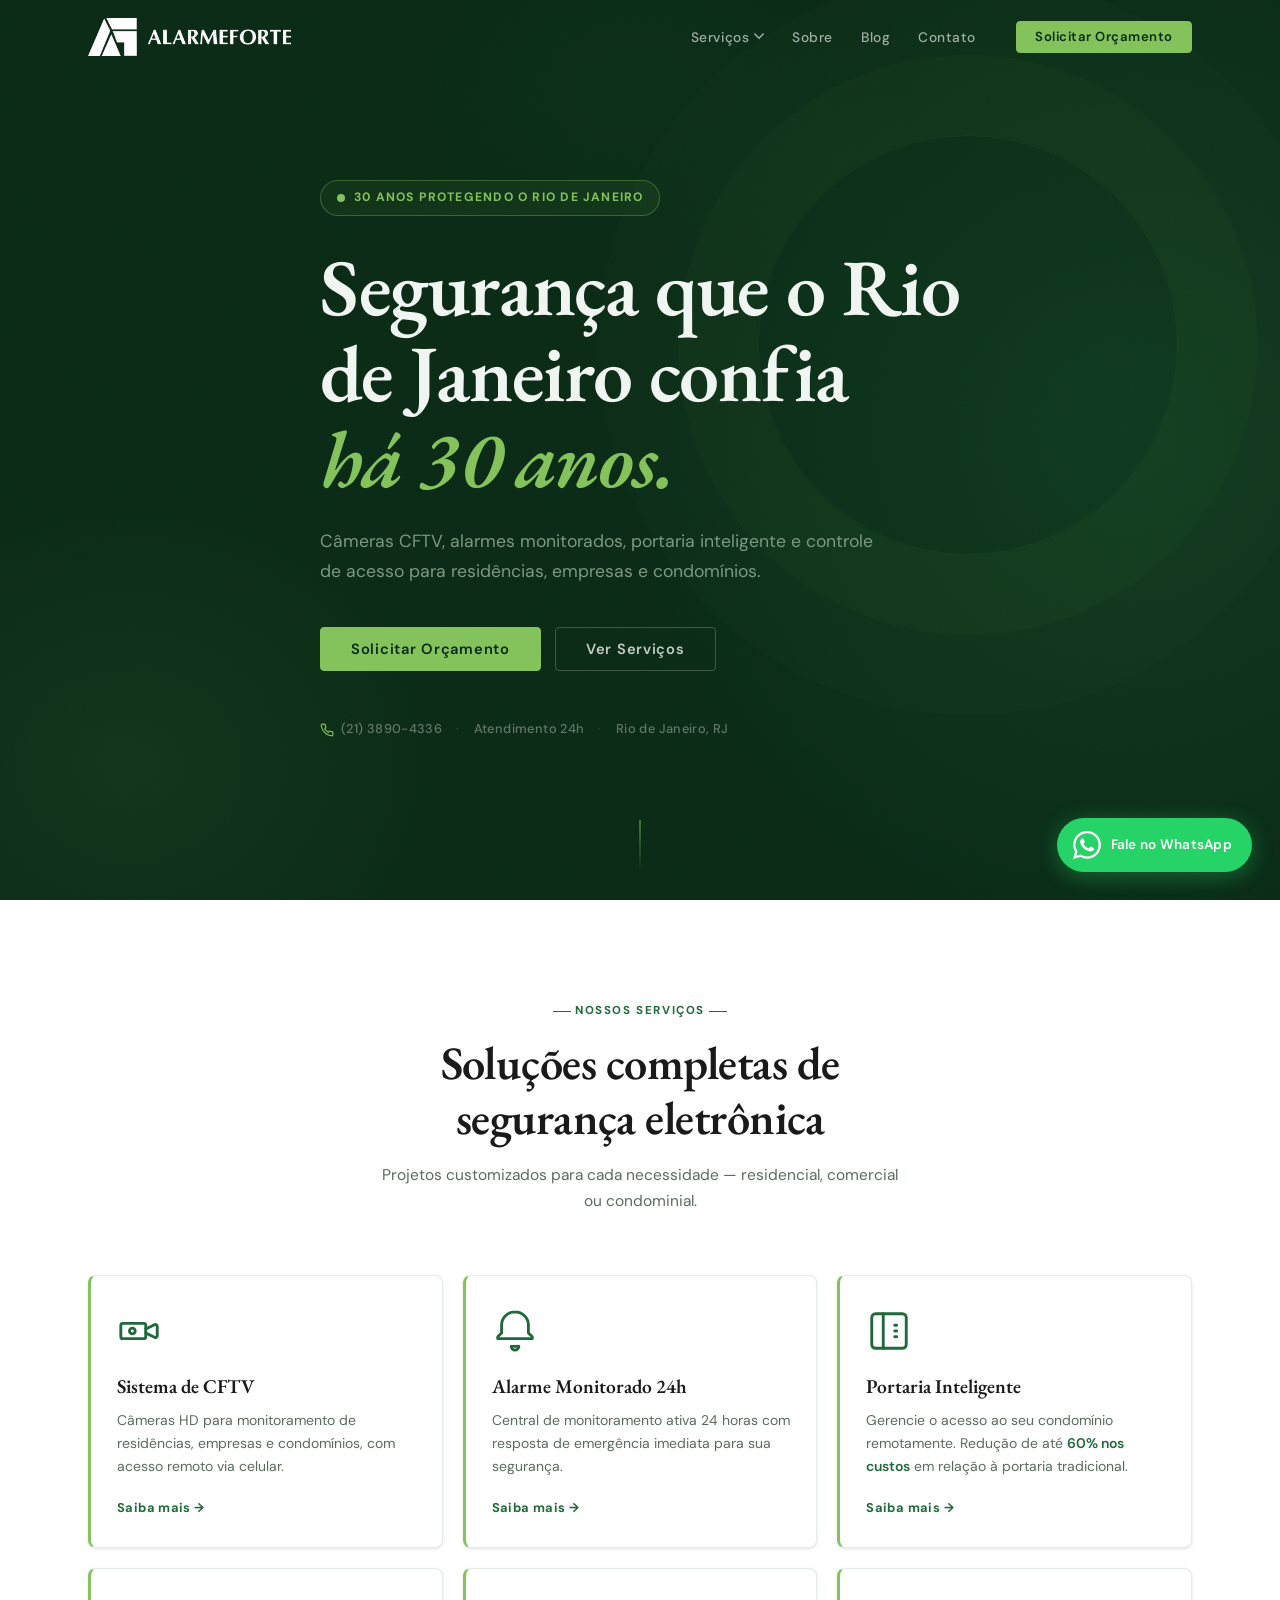
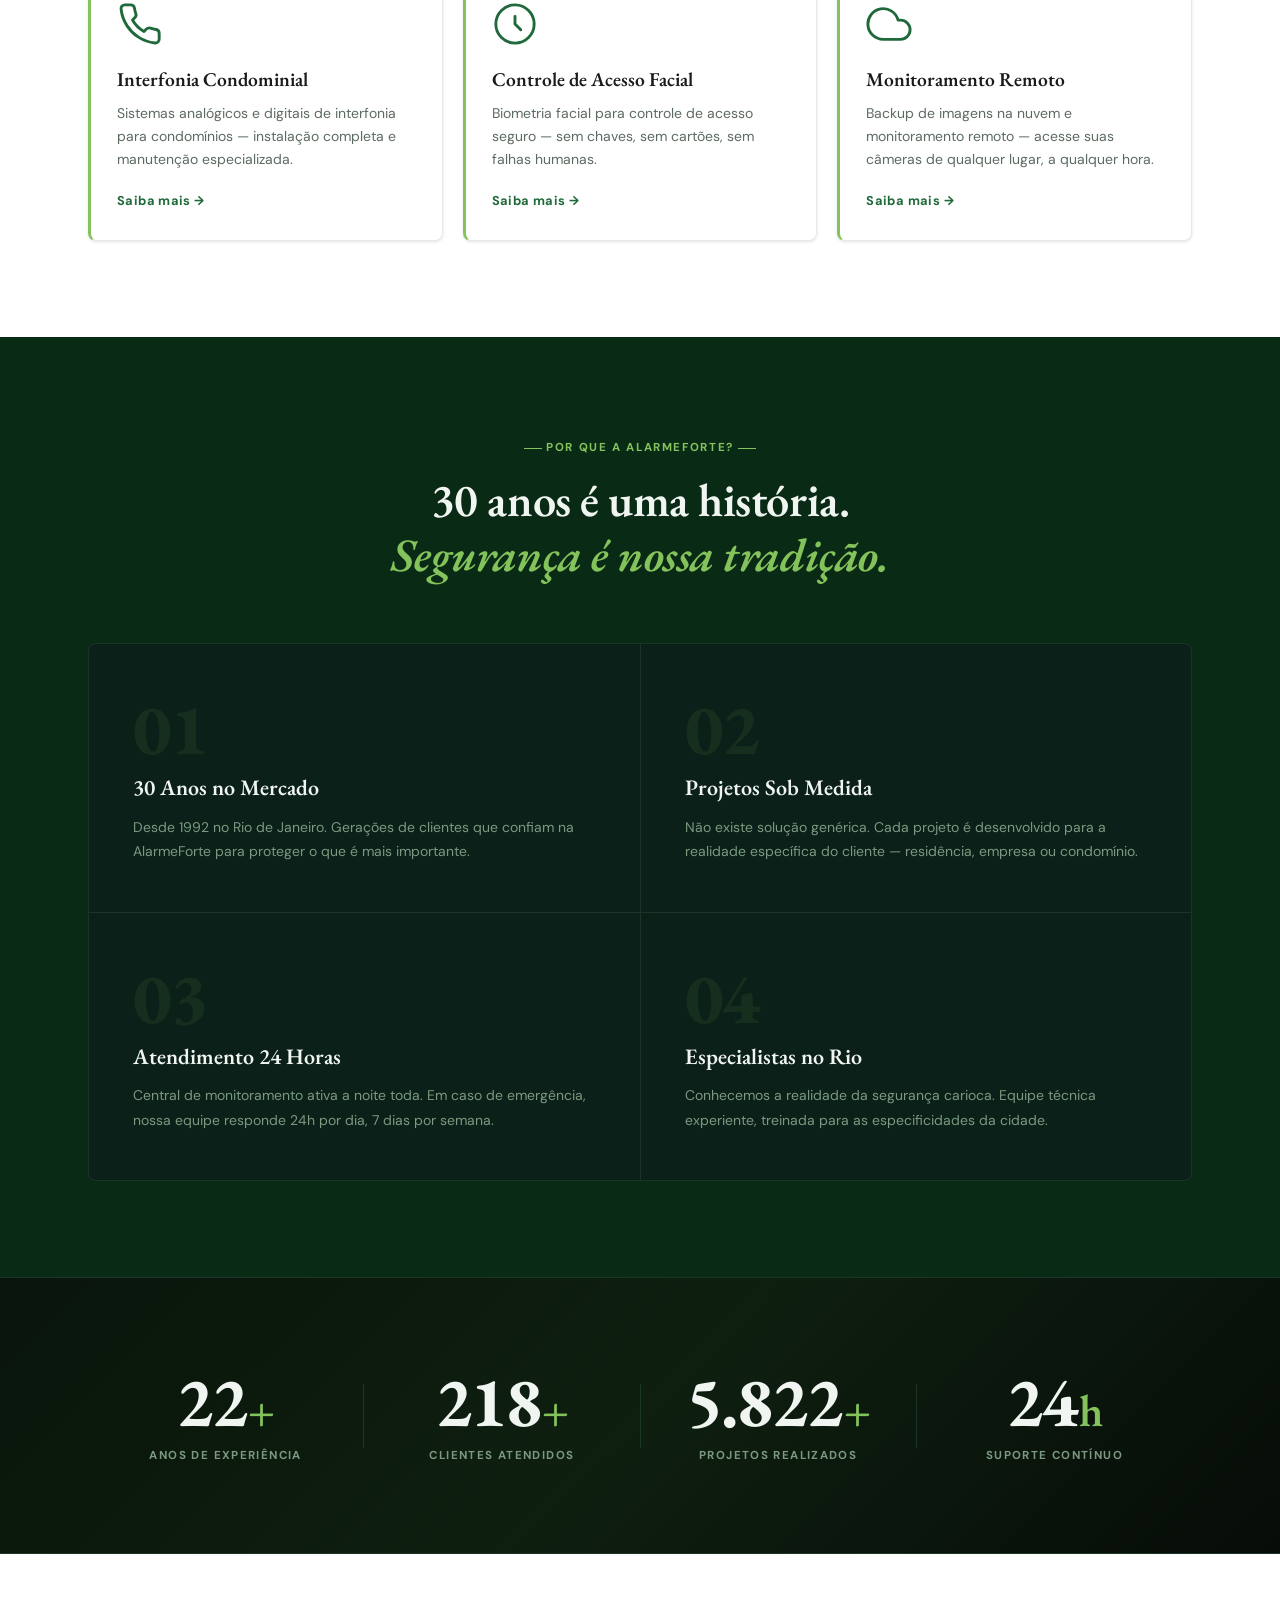
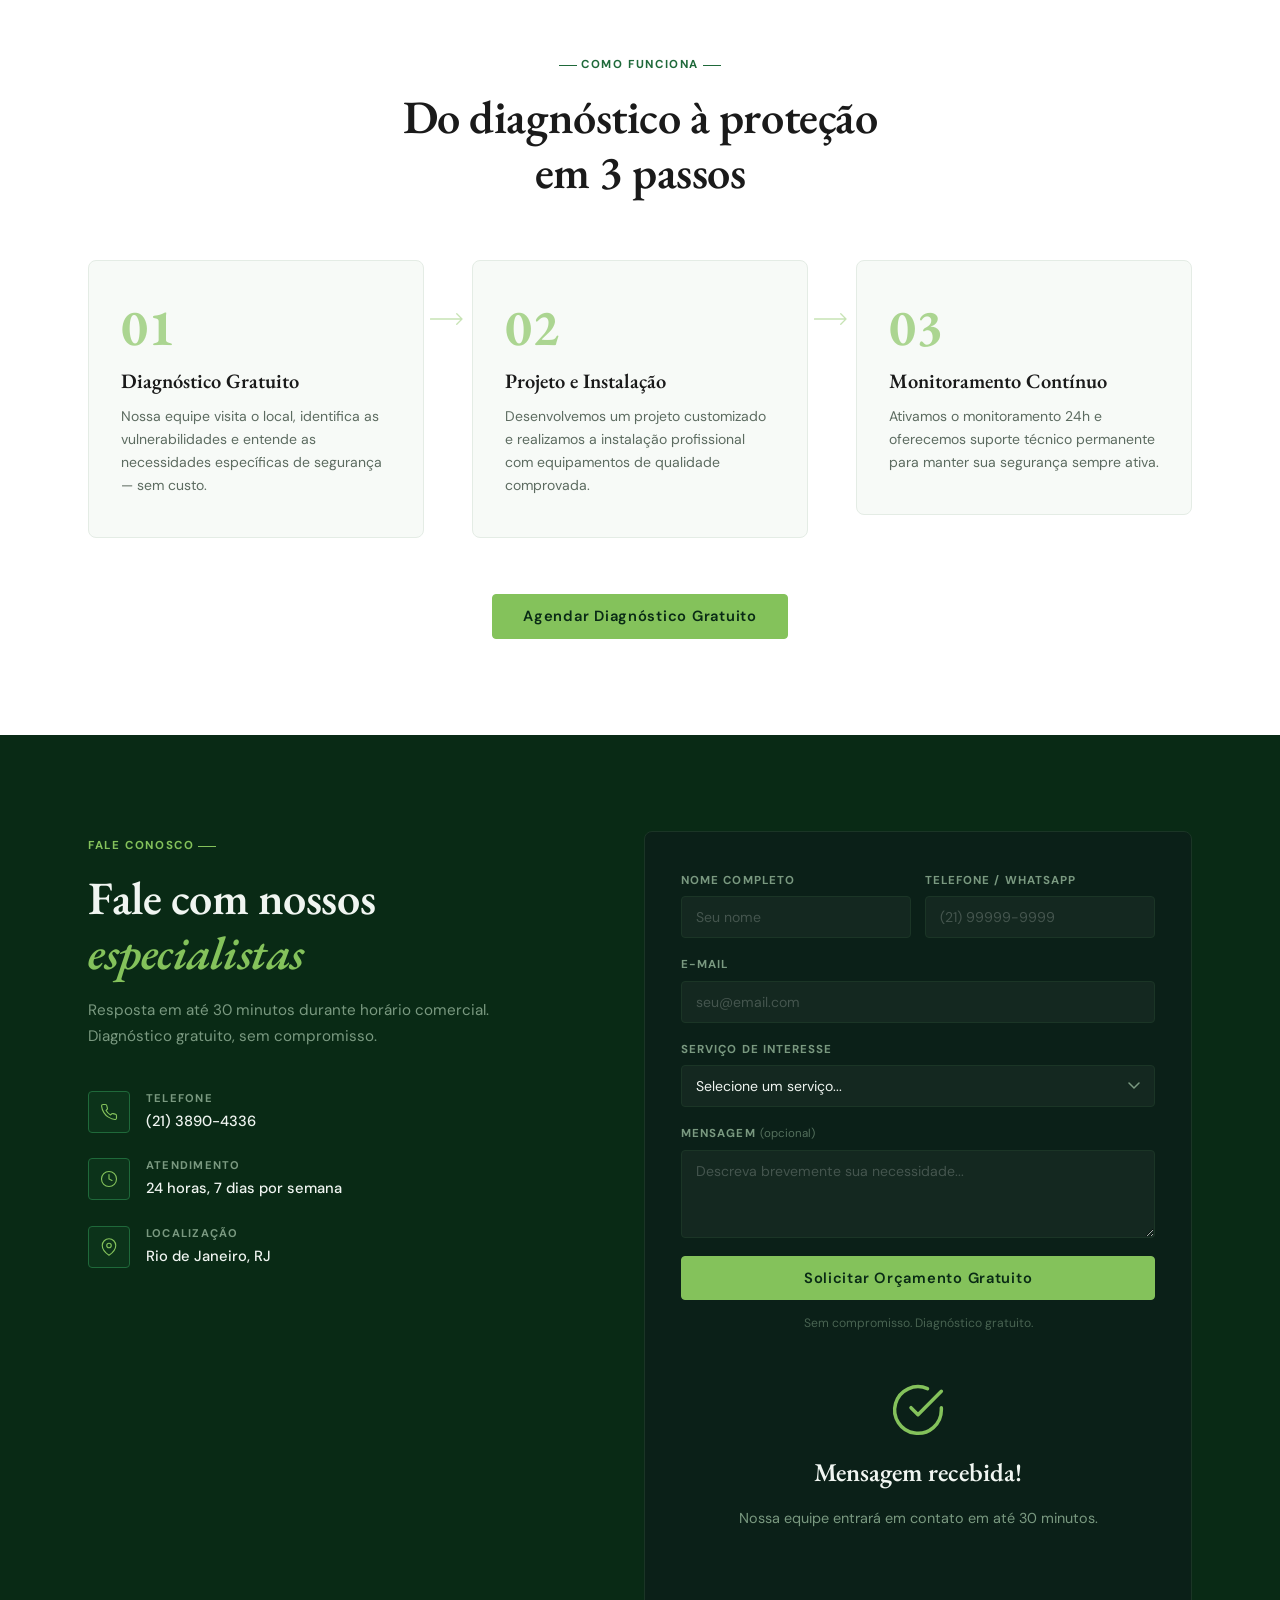
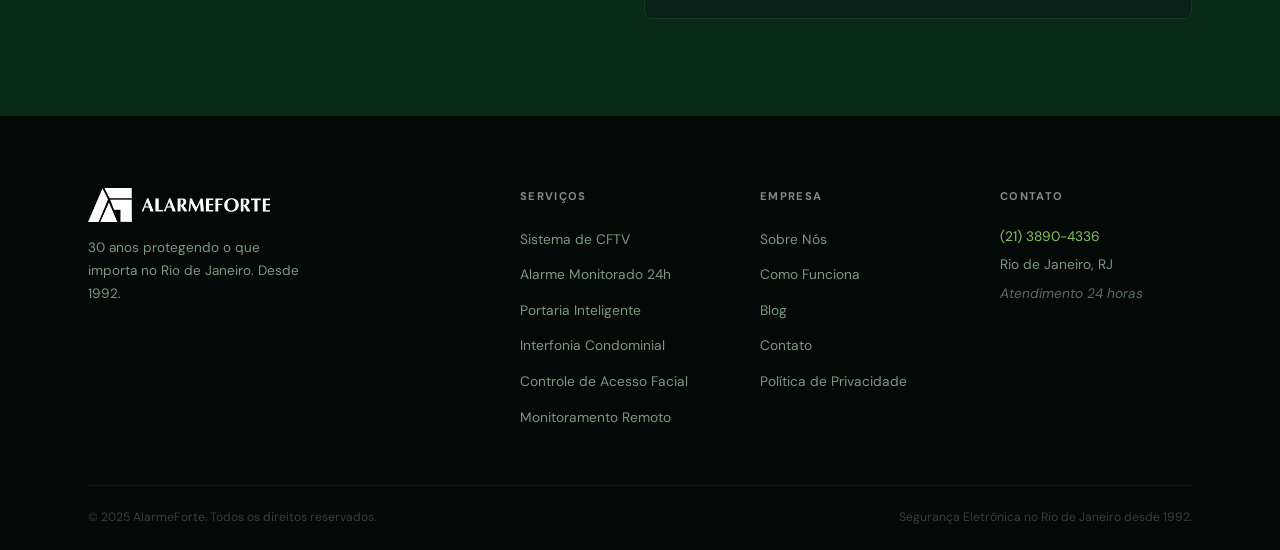
<file: index.html>
<!DOCTYPE html>
<html lang="pt-BR">
<head>
  <meta charset="UTF-8">
  <meta name="viewport" content="width=device-width, initial-scale=1.0">
  <meta name="description" content="AlarmeForte — 30 anos de segurança eletrônica no Rio de Janeiro. Câmeras CFTV, alarmes monitorados, portaria inteligente e controle de acesso para residências, empresas e condomínios.">
  <meta property="og:title" content="AlarmeForte | Segurança Eletrônica no Rio de Janeiro">
  <meta property="og:description" content="30 anos protegendo residências, empresas e condomínios no Rio de Janeiro.">
  <meta property="og:type" content="website">
  <meta name="author" content="AlarmeForte">
  <title>AlarmeForte | Segurança Eletrônica no Rio de Janeiro</title>
  
  <link rel="preconnect" href="https://fonts.googleapis.com">
  <link rel="preconnect" href="https://fonts.gstatic.com" crossorigin>
  <link href="https://fonts.googleapis.com/css2?family=EB+Garamond:ital,wght@0,400;0,500;0,600;0,700;0,800;1,400;1,600&family=DM+Sans:opsz,wght@9..40,300;9..40,400;9..40,500;9..40,600;9..40,700&display=swap" rel="stylesheet">
  <link rel="stylesheet" href="/css/style.css">
</head>
<body>

  <!-- ===== NAVIGATION ===== -->
  <nav id="navbar" class="navbar">
    <div class="nav-container">
      <a href="/" class="nav-logo">
        <img src="/img/logo.png" alt="AlarmeForte" class="logo-img">
      </a>
      <ul class="nav-links" id="navLinks">
        <li class="nav-dropdown-wrapper">
          <a href="#" class="nav-dropdown-toggle" aria-haspopup="true" aria-expanded="false">
            Serviços
            <svg viewBox="0 0 12 8" width="10" height="7" fill="none" stroke="currentColor" stroke-width="1.8" stroke-linecap="round" aria-hidden="true"><path d="M1 1l5 5 5-5"/></svg>
          </a>
          <div class="nav-dropdown-menu" role="menu">
            
            <a href="/servicos/cftv/" role="menuitem">Sistema de CFTV</a>
            
            <a href="/servicos/alarme-monitorado/" role="menuitem">Alarme Monitorado 24h</a>
            
            <a href="/servicos/portaria-inteligente/" role="menuitem">Portaria Inteligente</a>
            
            <a href="/servicos/interfonia/" role="menuitem">Interfonia Condominial</a>
            
            <a href="/servicos/controle-acesso/" role="menuitem">Controle de Acesso Facial</a>
            
            <a href="/servicos/monitoramento-remoto/" role="menuitem">Monitoramento Remoto</a>
            
          </div>
        </li>
        <li><a href="/#sobre">Sobre</a></li>
        <li><a href="/noticias/">Blog</a></li>
        <li><a href="/#contato">Contato</a></li>
      </ul>
      <a href="/#contato" class="btn btn-primary nav-cta">Solicitar Orçamento</a>
      <button class="hamburger" id="hamburger" aria-label="Abrir menu" aria-expanded="false">
        <span></span><span></span><span></span>
      </button>
    </div>
  </nav>

  

  <!-- ===== HERO ===== -->
  <section id="hero" class="hero">
    <div class="hero-bg" aria-hidden="true"></div>
    <div class="container hero-content">
      <div class="hero-badge reveal">
        <svg viewBox="0 0 8 8" width="8" height="8" aria-hidden="true"><circle cx="4" cy="4" r="4" fill="#84C25B"/></svg>
        30 Anos Protegendo o Rio de Janeiro
      </div>
      <h1 class="hero-title reveal reveal-delay-1">
        Segurança que o Rio<br>
        de Janeiro confia<br>
        <em>há 30 anos.</em>
      </h1>
      <p class="hero-subtitle reveal reveal-delay-2">
        Câmeras CFTV, alarmes monitorados, portaria inteligente e controle de acesso
        para residências, empresas e condomínios.
      </p>
      <div class="hero-actions reveal reveal-delay-3">
        <a href="/#contato" class="btn btn-primary btn-lg">Solicitar Orçamento</a>
        <a href="#servicos" class="btn btn-outline btn-lg">Ver Serviços</a>
      </div>
      <div class="hero-trust reveal reveal-delay-4">
        <span>
          <svg viewBox="0 0 24 24" width="14" height="14" fill="none" stroke="currentColor" stroke-width="2" aria-hidden="true"><path d="M22 16.92v3a2 2 0 01-2.18 2 19.79 19.79 0 01-8.63-3.07 19.5 19.5 0 01-6-6A19.79 19.79 0 012.12 4.18 2 2 0 014.11 2h3a2 2 0 012 1.72c.127.96.361 1.903.7 2.81a2 2 0 01-.45 2.11L8.09 9.91a16 16 0 006 6l1.27-1.27a2 2 0 012.11-.45c.907.339 1.85.573 2.81.7A2 2 0 0122 16.92z" stroke-linecap="round" stroke-linejoin="round"/></svg>
          (21) 3890-4336
        </span>
        <span class="trust-sep" aria-hidden="true">·</span>
        <span>Atendimento 24h</span>
        <span class="trust-sep" aria-hidden="true">·</span>
        <span>Rio de Janeiro, RJ</span>
      </div>
    </div>
    <div class="hero-scroll-indicator" aria-hidden="true">
      <div class="scroll-line"></div>
    </div>
  </section>

  <!-- ===== SERVIÇOS ===== -->
  <section id="servicos" class="section-light">
    <div class="container">
      <div class="section-header">
        <span class="section-label">Nossos Serviços</span>
        <h2 class="section-title">Soluções completas de<br>segurança eletrônica</h2>
        <p class="section-subtitle">Projetos customizados para cada necessidade — residencial, comercial ou condominial.</p>
      </div>
      <div class="services-grid">

        <article class="service-card reveal">
          <div class="service-icon" aria-hidden="true">
            <svg viewBox="0 0 24 24" fill="none" stroke="currentColor" stroke-width="1.5" stroke-linecap="round" stroke-linejoin="round">
              <rect x="2" y="8" width="13" height="8" rx="1"/>
              <path d="M15 11l4.55-2.28A1 1 0 0121 9.57V14.4a1 1 0 01-1.45.9L15 13"/>
              <circle cx="8" cy="12" r="1.5"/>
            </svg>
          </div>
          <h3>Sistema de CFTV</h3>
          <p>Câmeras HD para monitoramento de residências, empresas e condomínios, com acesso remoto via celular.</p>
          <a href="/servicos/cftv/" class="service-link">Saiba mais →</a>
        </article>

        <article class="service-card reveal">
          <div class="service-icon" aria-hidden="true">
            <svg viewBox="0 0 24 24" fill="none" stroke="currentColor" stroke-width="1.5" stroke-linecap="round" stroke-linejoin="round">
              <path d="M12 2C8.13 2 5 5.13 5 9v4l-2 2v1h18v-1l-2-2V9c0-3.87-3.13-7-7-7zm0 20c1.1 0 2-.9 2-2h-4c0 1.1.9 2 2 2z"/>
            </svg>
          </div>
          <h3>Alarme Monitorado 24h</h3>
          <p>Central de monitoramento ativa 24 horas com resposta de emergência imediata para sua segurança.</p>
          <a href="/servicos/alarme-monitorado/" class="service-link">Saiba mais →</a>
        </article>

        <article class="service-card reveal">
          <div class="service-icon" aria-hidden="true">
            <svg viewBox="0 0 24 24" fill="none" stroke="currentColor" stroke-width="1.5" stroke-linecap="round" stroke-linejoin="round">
              <rect x="3" y="3" width="18" height="18" rx="2"/>
              <path d="M9 3v18M15 9h1M15 12h1M15 15h1"/>
            </svg>
          </div>
          <h3>Portaria Inteligente</h3>
          <p>Gerencie o acesso ao seu condomínio remotamente. Redução de até <strong>60% nos custos</strong> em relação à portaria tradicional.</p>
          <a href="/servicos/portaria-inteligente/" class="service-link">Saiba mais →</a>
        </article>

        <article class="service-card reveal">
          <div class="service-icon" aria-hidden="true">
            <svg viewBox="0 0 24 24" fill="none" stroke="currentColor" stroke-width="1.5" stroke-linecap="round" stroke-linejoin="round">
              <path d="M22 16.92v3a2 2 0 01-2.18 2 19.79 19.79 0 01-8.63-3.07 19.5 19.5 0 01-6-6A19.79 19.79 0 012.12 4.18 2 2 0 014.11 2h3a2 2 0 012 1.72c.127.96.361 1.903.7 2.81a2 2 0 01-.45 2.11L8.09 9.91a16 16 0 006 6l1.27-1.27a2 2 0 012.11-.45c.907.339 1.85.573 2.81.7A2 2 0 0122 16.92z"/>
            </svg>
          </div>
          <h3>Interfonia Condominial</h3>
          <p>Sistemas analógicos e digitais de interfonia para condomínios — instalação completa e manutenção especializada.</p>
          <a href="/servicos/interfonia/" class="service-link">Saiba mais →</a>
        </article>

        <article class="service-card reveal">
          <div class="service-icon" aria-hidden="true">
            <svg viewBox="0 0 24 24" fill="none" stroke="currentColor" stroke-width="1.5" stroke-linecap="round" stroke-linejoin="round">
              <path d="M12 2a10 10 0 100 20 10 10 0 000-20z"/>
              <path d="M12 8v4l3 3"/>
            </svg>
          </div>
          <h3>Controle de Acesso Facial</h3>
          <p>Biometria facial para controle de acesso seguro — sem chaves, sem cartões, sem falhas humanas.</p>
          <a href="/servicos/controle-acesso/" class="service-link">Saiba mais →</a>
        </article>

        <article class="service-card reveal">
          <div class="service-icon" aria-hidden="true">
            <svg viewBox="0 0 24 24" fill="none" stroke="currentColor" stroke-width="1.5" stroke-linecap="round" stroke-linejoin="round">
              <path d="M18 10h-1.26A8 8 0 109 20h9a5 5 0 000-10z"/>
            </svg>
          </div>
          <h3>Monitoramento Remoto</h3>
          <p>Backup de imagens na nuvem e monitoramento remoto — acesse suas câmeras de qualquer lugar, a qualquer hora.</p>
          <a href="/servicos/monitoramento-remoto/" class="service-link">Saiba mais →</a>
        </article>

      </div>
    </div>
  </section>

  <!-- ===== POR QUE ALARMEFORTE ===== -->
  <section id="sobre" class="section-dark">
    <div class="container">
      <div class="section-header">
        <span class="section-label">Por que a AlarmeForte?</span>
        <h2 class="section-title section-title-light">30 anos é uma história.<br><em>Segurança é nossa tradição.</em></h2>
      </div>
      <div class="features-grid">
        <div class="feature-card reveal">
          <div class="feature-number" aria-hidden="true">01</div>
          <h3>30 Anos no Mercado</h3>
          <p>Desde 1992 no Rio de Janeiro. Gerações de clientes que confiam na AlarmeForte para proteger o que é mais importante.</p>
        </div>
        <div class="feature-card reveal">
          <div class="feature-number" aria-hidden="true">02</div>
          <h3>Projetos Sob Medida</h3>
          <p>Não existe solução genérica. Cada projeto é desenvolvido para a realidade específica do cliente — residência, empresa ou condomínio.</p>
        </div>
        <div class="feature-card reveal">
          <div class="feature-number" aria-hidden="true">03</div>
          <h3>Atendimento 24 Horas</h3>
          <p>Central de monitoramento ativa a noite toda. Em caso de emergência, nossa equipe responde 24h por dia, 7 dias por semana.</p>
        </div>
        <div class="feature-card reveal">
          <div class="feature-number" aria-hidden="true">04</div>
          <h3>Especialistas no Rio</h3>
          <p>Conhecemos a realidade da segurança carioca. Equipe técnica experiente, treinada para as especificidades da cidade.</p>
        </div>
      </div>
    </div>
  </section>

  <!-- ===== NÚMEROS ===== -->
  <section id="numeros" class="section-stats">
    <div class="container">
      <div class="stats-grid">
        <div class="stat-item reveal">
          <div class="stat-value">
            <span class="stat-number" data-target="30">0</span><span class="stat-suffix">+</span>
          </div>
          <span class="stat-label">Anos de Experiência</span>
        </div>
        <div class="stat-divider" aria-hidden="true"></div>
        <div class="stat-item reveal">
          <div class="stat-value">
            <span class="stat-number" data-target="300">0</span><span class="stat-suffix">+</span>
          </div>
          <span class="stat-label">Clientes Atendidos</span>
        </div>
        <div class="stat-divider" aria-hidden="true"></div>
        <div class="stat-item reveal">
          <div class="stat-value">
            <span class="stat-number" data-target="8000">0</span><span class="stat-suffix">+</span>
          </div>
          <span class="stat-label">Projetos Realizados</span>
        </div>
        <div class="stat-divider" aria-hidden="true"></div>
        <div class="stat-item reveal">
          <div class="stat-value">
            <span class="stat-number">24</span><span class="stat-suffix">h</span>
          </div>
          <span class="stat-label">Suporte Contínuo</span>
        </div>
      </div>
    </div>
  </section>

  <!-- ===== COMO FUNCIONA ===== -->
  <section id="como-funciona" class="section-light">
    <div class="container">
      <div class="section-header">
        <span class="section-label">Como Funciona</span>
        <h2 class="section-title">Do diagnóstico à proteção<br>em 3 passos</h2>
      </div>
      <div class="steps-grid">
        <div class="step reveal">
          <div class="step-number" aria-hidden="true">01</div>
          <h3>Diagnóstico Gratuito</h3>
          <p>Nossa equipe visita o local, identifica as vulnerabilidades e entende as necessidades específicas de segurança — sem custo.</p>
        </div>
        <div class="step-connector" aria-hidden="true">
          <svg viewBox="0 0 40 16" fill="none"><path d="M0 8h36M30 2l6 6-6 6" stroke="currentColor" stroke-width="1.5" stroke-linecap="round" stroke-linejoin="round"/></svg>
        </div>
        <div class="step reveal">
          <div class="step-number" aria-hidden="true">02</div>
          <h3>Projeto e Instalação</h3>
          <p>Desenvolvemos um projeto customizado e realizamos a instalação profissional com equipamentos de qualidade comprovada.</p>
        </div>
        <div class="step-connector" aria-hidden="true">
          <svg viewBox="0 0 40 16" fill="none"><path d="M0 8h36M30 2l6 6-6 6" stroke="currentColor" stroke-width="1.5" stroke-linecap="round" stroke-linejoin="round"/></svg>
        </div>
        <div class="step reveal">
          <div class="step-number" aria-hidden="true">03</div>
          <h3>Monitoramento Contínuo</h3>
          <p>Ativamos o monitoramento 24h e oferecemos suporte técnico permanente para manter sua segurança sempre ativa.</p>
        </div>
      </div>
      <div class="steps-cta reveal">
        <a href="/#contato" class="btn btn-primary btn-lg">Agendar Diagnóstico Gratuito</a>
      </div>
    </div>
  </section>

  <!-- ===== CONTATO ===== -->
  <section id="contato" class="section-dark">
    <div class="container">
      <div class="contact-grid">
        <div class="contact-info reveal">
          <span class="section-label">Fale Conosco</span>
          <h2 class="section-title section-title-light">Fale com nossos<br><em>especialistas</em></h2>
          <p class="contact-subtitle">Resposta em até 30 minutos durante horário comercial. Diagnóstico gratuito, sem compromisso.</p>
          <div class="contact-details">
            <a href="tel:+552138904336" class="contact-item">
              <div class="contact-icon" aria-hidden="true">
                <svg viewBox="0 0 24 24" fill="none" stroke="currentColor" stroke-width="1.5" stroke-linecap="round" stroke-linejoin="round" width="18" height="18">
                  <path d="M22 16.92v3a2 2 0 01-2.18 2 19.79 19.79 0 01-8.63-3.07 19.5 19.5 0 01-6-6A19.79 19.79 0 012.12 4.18 2 2 0 014.11 2h3a2 2 0 012 1.72c.127.96.361 1.903.7 2.81a2 2 0 01-.45 2.11L8.09 9.91a16 16 0 006 6l1.27-1.27a2 2 0 012.11-.45c.907.339 1.85.573 2.81.7A2 2 0 0122 16.92z"/>
                </svg>
              </div>
              <div>
                <span class="contact-label">Telefone</span>
                <span class="contact-value">(21) 3890-4336</span>
              </div>
            </a>
            <div class="contact-item">
              <div class="contact-icon" aria-hidden="true">
                <svg viewBox="0 0 24 24" fill="none" stroke="currentColor" stroke-width="1.5" stroke-linecap="round" width="18" height="18">
                  <circle cx="12" cy="12" r="10"/><polyline points="12 6 12 12 16 14"/>
                </svg>
              </div>
              <div>
                <span class="contact-label">Atendimento</span>
                <span class="contact-value">24 horas, 7 dias por semana</span>
              </div>
            </div>
            <div class="contact-item">
              <div class="contact-icon" aria-hidden="true">
                <svg viewBox="0 0 24 24" fill="none" stroke="currentColor" stroke-width="1.5" stroke-linecap="round" stroke-linejoin="round" width="18" height="18">
                  <path d="M21 10c0 7-9 13-9 13s-9-6-9-13a9 9 0 0118 0z"/>
                  <circle cx="12" cy="10" r="3"/>
                </svg>
              </div>
              <div>
                <span class="contact-label">Localização</span>
                <span class="contact-value">Rio de Janeiro, RJ</span>
              </div>
            </div>
          </div>
        </div>
        <div class="contact-form-wrapper reveal">
          <form id="contactForm" class="contact-form" action="https://formspree.io/f/mzdkrook" method="POST">
            <div class="form-row">
              <div class="form-group">
                <label for="name">Nome completo</label>
                <input type="text" id="name" name="name" placeholder="Seu nome" required autocomplete="name">
              </div>
              <div class="form-group">
                <label for="phone">Telefone / WhatsApp</label>
                <input type="tel" id="phone" name="phone" placeholder="(21) 99999-9999" required autocomplete="tel">
              </div>
            </div>
            <div class="form-group">
              <label for="email">E-mail</label>
              <input type="email" id="email" name="email" placeholder="seu@email.com" required autocomplete="email">
            </div>
            <div class="form-group">
              <label for="service">Serviço de interesse</label>
              <select id="service" name="service">
                <option value="">Selecione um serviço...</option>
                
                <option>Sistema de CFTV</option>
                
                <option>Alarme Monitorado 24h</option>
                
                <option>Portaria Inteligente</option>
                
                <option>Interfonia Condominial</option>
                
                <option>Controle de Acesso Facial</option>
                
                <option>Monitoramento Remoto</option>
                
                <option>Assistência Técnica</option>
                <option>Outro / Não sei ainda</option>
              </select>
            </div>
            <div class="form-group">
              <label for="message">Mensagem <span class="label-optional">(opcional)</span></label>
              <textarea id="message" name="message" rows="3" placeholder="Descreva brevemente sua necessidade..."></textarea>
            </div>
            <button type="submit" class="btn btn-primary btn-full btn-lg" id="submitBtn">
              <span class="btn-text">Solicitar Orçamento Gratuito</span>
              <span class="btn-loading" hidden>Enviando...</span>
            </button>
            <p class="form-note">Sem compromisso. Diagnóstico gratuito.</p>
          </form>
          <div id="formSuccess" class="form-success" hidden>
            <svg viewBox="0 0 24 24" fill="none" stroke="currentColor" stroke-width="1.5" width="56" height="56">
              <path d="M22 11.08V12a10 10 0 11-5.93-9.14" stroke-linecap="round" stroke-linejoin="round"/>
              <polyline points="22 4 12 14.01 9 11.01" stroke-linecap="round" stroke-linejoin="round"/>
            </svg>
            <h3>Mensagem recebida!</h3>
            <p>Nossa equipe entrará em contato em até 30 minutos.</p>
          </div>
        </div>
      </div>
    </div>
  </section>



  <!-- ===== FOOTER ===== -->
  <footer class="footer">
    <div class="container">
      <div class="footer-grid">
        <div class="footer-brand">
          <a href="/" class="nav-logo footer-logo">
            <img src="/img/logo.png" alt="AlarmeForte" class="logo-img">
          </a>
          <p class="footer-tagline">30 anos protegendo o que importa no Rio de Janeiro. Desde 1992.</p>
        </div>
        <div class="footer-links">
          <h4>Serviços</h4>
          <ul>
            
            <li><a href="/servicos/cftv/">Sistema de CFTV</a></li>
            
            <li><a href="/servicos/alarme-monitorado/">Alarme Monitorado 24h</a></li>
            
            <li><a href="/servicos/portaria-inteligente/">Portaria Inteligente</a></li>
            
            <li><a href="/servicos/interfonia/">Interfonia Condominial</a></li>
            
            <li><a href="/servicos/controle-acesso/">Controle de Acesso Facial</a></li>
            
            <li><a href="/servicos/monitoramento-remoto/">Monitoramento Remoto</a></li>
            
          </ul>
        </div>
        <div class="footer-links">
          <h4>Empresa</h4>
          <ul>
            <li><a href="/#sobre">Sobre Nós</a></li>
            <li><a href="/#como-funciona">Como Funciona</a></li>
            <li><a href="/noticias/">Blog</a></li>
            <li><a href="/#contato">Contato</a></li>
            <li><a href="https://alarmeforte.com.br/politica-de-privacidade/" target="_blank" rel="noopener">Política de Privacidade</a></li>
          </ul>
        </div>
        <div class="footer-contact">
          <h4>Contato</h4>
          <p><a href="tel:+552138904336">(21) 3890-4336</a></p>
          <p>Rio de Janeiro, RJ</p>
          <p class="footer-hours">Atendimento 24 horas</p>
        </div>
      </div>
      <div class="footer-bottom">
        <p>© 2025 AlarmeForte. Todos os direitos reservados.</p>
        <p>Segurança Eletrônica no Rio de Janeiro desde 1992.</p>
      </div>
    </div>
  </footer>

  <!-- WhatsApp Floating Button -->
  <a href="https://wa.me/+5521988616651?text=Ol%C3%A1%21%20Gostaria%20de%20solicitar%20um%20or%C3%A7amento."
     class="whatsapp-btn"
     target="_blank"
     rel="noopener noreferrer"
     aria-label="Fale conosco pelo WhatsApp">
    <svg viewBox="0 0 24 24" fill="currentColor" width="28" height="28" aria-hidden="true">
      <path d="M17.472 14.382c-.297-.149-1.758-.867-2.03-.967-.273-.099-.471-.148-.67.15-.197.297-.767.966-.94 1.164-.173.199-.347.223-.644.075-.297-.15-1.255-.463-2.39-1.475-.883-.788-1.48-1.761-1.653-2.059-.173-.297-.018-.458.13-.606.134-.133.298-.347.446-.52.149-.174.198-.298.298-.497.099-.198.05-.371-.025-.52-.075-.149-.669-1.612-.916-2.207-.242-.579-.487-.5-.669-.51-.173-.008-.371-.01-.57-.01-.198 0-.52.074-.792.372-.272.297-1.04 1.016-1.04 2.479 0 1.462 1.065 2.875 1.213 3.074.149.198 2.096 3.2 5.077 4.487.709.306 1.262.489 1.694.625.712.227 1.36.195 1.871.118.571-.085 1.758-.719 2.006-1.413.248-.694.248-1.289.173-1.413-.074-.124-.272-.198-.57-.347m-5.421 7.403h-.004a9.87 9.87 0 01-5.031-1.378l-.361-.214-3.741.982.998-3.648-.235-.374a9.86 9.86 0 01-1.51-5.26c.001-5.45 4.436-9.884 9.888-9.884 2.64 0 5.122 1.03 6.988 2.898a9.825 9.825 0 012.893 6.994c-.003 5.45-4.437 9.884-9.885 9.884m8.413-18.297A11.815 11.815 0 0012.05 0C5.495 0 .16 5.335.157 11.892c0 2.096.547 4.142 1.588 5.945L.057 24l6.305-1.654a11.882 11.882 0 005.683 1.448h.005c6.554 0 11.89-5.335 11.893-11.893a11.821 11.821 0 00-3.48-8.413z"/>
    </svg>
    <span class="whatsapp-label">Fale no WhatsApp</span>
  </a>

  <script src="/js/main.js"></script>
  
</body>
</html>
</file>
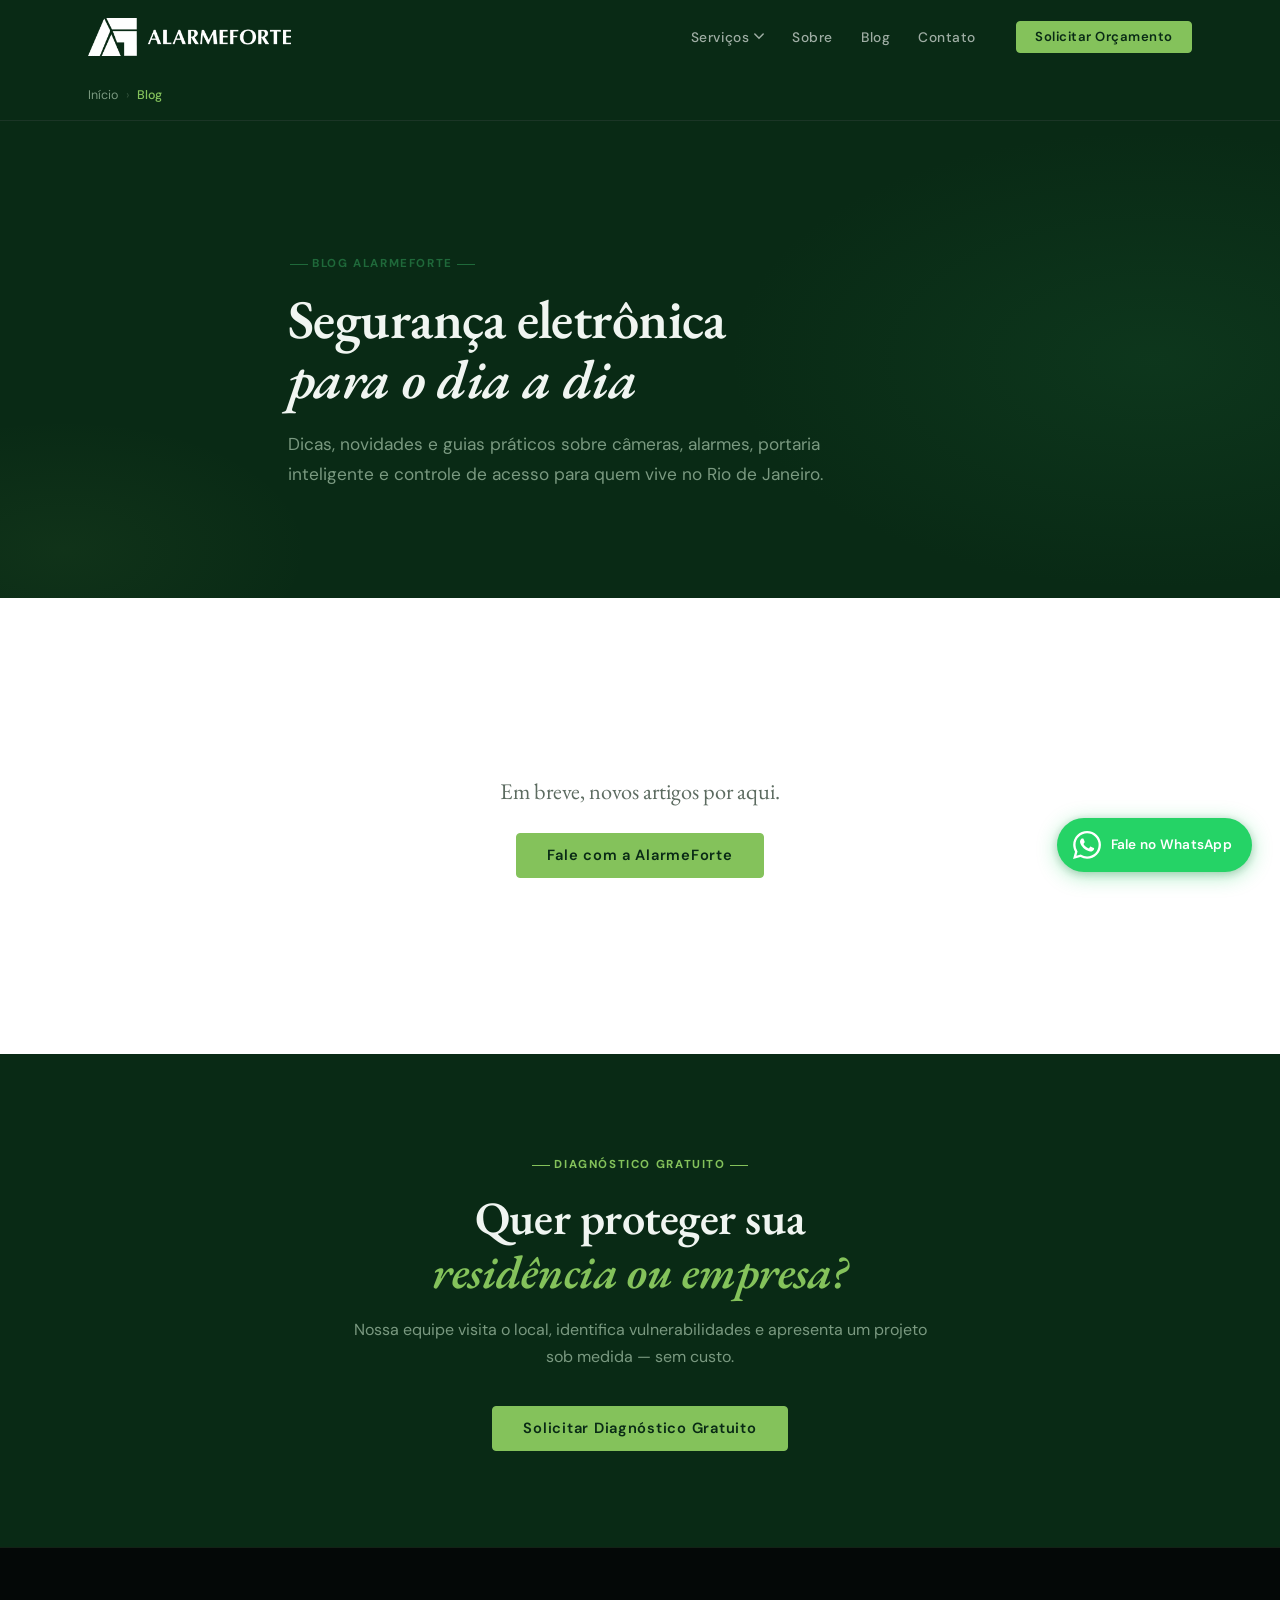
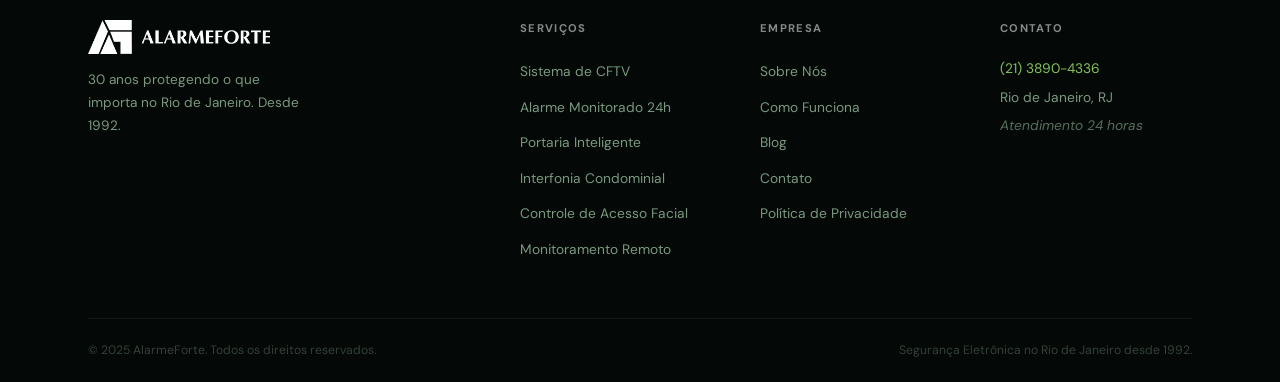
<file: noticias/index.html>
<!DOCTYPE html>
<html lang="pt-BR">
<head>
  <meta charset="UTF-8">
  <meta name="viewport" content="width=device-width, initial-scale=1.0">
  <meta name="description" content="Artigos sobre segurança eletrônica no Rio de Janeiro. Dicas de câmeras, alarmes, portaria inteligente e controle de acesso. Blog da AlarmeForte.">
  <meta property="og:title" content="AlarmeForte | Segurança Eletrônica no Rio de Janeiro">
  <meta property="og:description" content="30 anos protegendo residências, empresas e condomínios no Rio de Janeiro.">
  <meta property="og:type" content="website">
  <meta name="author" content="AlarmeForte">
  <title>Blog — Segurança Eletrônica no Rio de Janeiro | AlarmeForte</title>
  
  <link rel="preconnect" href="https://fonts.googleapis.com">
  <link rel="preconnect" href="https://fonts.gstatic.com" crossorigin>
  <link href="https://fonts.googleapis.com/css2?family=EB+Garamond:ital,wght@0,400;0,500;0,600;0,700;0,800;1,400;1,600&family=DM+Sans:opsz,wght@9..40,300;9..40,400;9..40,500;9..40,600;9..40,700&display=swap" rel="stylesheet">
  <link rel="stylesheet" href="/css/style.css">
</head>
<body>

  <!-- ===== NAVIGATION ===== -->
  <nav id="navbar" class="navbar">
    <div class="nav-container">
      <a href="/" class="nav-logo">
        <img src="/img/logo.png" alt="AlarmeForte" class="logo-img">
      </a>
      <ul class="nav-links" id="navLinks">
        <li class="nav-dropdown-wrapper">
          <a href="#" class="nav-dropdown-toggle" aria-haspopup="true" aria-expanded="false">
            Serviços
            <svg viewBox="0 0 12 8" width="10" height="7" fill="none" stroke="currentColor" stroke-width="1.8" stroke-linecap="round" aria-hidden="true"><path d="M1 1l5 5 5-5"/></svg>
          </a>
          <div class="nav-dropdown-menu" role="menu">
            
            <a href="/servicos/cftv/" role="menuitem">Sistema de CFTV</a>
            
            <a href="/servicos/alarme-monitorado/" role="menuitem">Alarme Monitorado 24h</a>
            
            <a href="/servicos/portaria-inteligente/" role="menuitem">Portaria Inteligente</a>
            
            <a href="/servicos/interfonia/" role="menuitem">Interfonia Condominial</a>
            
            <a href="/servicos/controle-acesso/" role="menuitem">Controle de Acesso Facial</a>
            
            <a href="/servicos/monitoramento-remoto/" role="menuitem">Monitoramento Remoto</a>
            
          </div>
        </li>
        <li><a href="/#sobre">Sobre</a></li>
        <li><a href="/noticias/">Blog</a></li>
        <li><a href="/#contato">Contato</a></li>
      </ul>
      <a href="/#contato" class="btn btn-primary nav-cta">Solicitar Orçamento</a>
      <button class="hamburger" id="hamburger" aria-label="Abrir menu" aria-expanded="false">
        <span></span><span></span><span></span>
      </button>
    </div>
  </nav>

  

  <!-- BREADCRUMB -->
  <div class="breadcrumb-bar navbar-offset">
    <div class="container">
      <nav class="breadcrumb" aria-label="Navegação estrutural">
        <a href="/">Início</a>
        <span class="breadcrumb-sep" aria-hidden="true">›</span>
        <span class="breadcrumb-current">Blog</span>
      </nav>
    </div>
  </div>

  <!-- HERO -->
  <section class="page-hero">
    <div class="container page-hero-content">
      <span class="section-label">Blog AlarmeForte</span>
      <h1 class="page-hero-title">Segurança eletrônica<br><em>para o dia a dia</em></h1>
      <p class="page-hero-subtitle">Dicas, novidades e guias práticos sobre câmeras, alarmes, portaria inteligente e controle de acesso para quem vive no Rio de Janeiro.</p>
    </div>
  </section>

  <!-- ARTIGOS -->
  <section class="section-light">
    <div class="container">
      
      <div style="text-align: center; padding: 80px 0;">
        <p style="font-family: var(--font-display); font-size: 1.4rem; color: var(--text-gray); margin-bottom: 24px;">Em breve, novos artigos por aqui.</p>
        <a href="/#contato" class="btn btn-primary btn-lg">Fale com a AlarmeForte</a>
      </div>
      
    </div>
  </section>

  <!-- CTA -->
  <section class="section-dark">
    <div class="container" style="text-align: center; max-width: 640px;">
      <span class="section-label">Diagnóstico Gratuito</span>
      <h2 class="section-title section-title-light" style="margin-bottom: 16px;">Quer proteger sua<br><em>residência ou empresa?</em></h2>
      <p style="color: var(--text-muted); margin-bottom: 36px; font-size: 1rem; line-height: 1.7;">
        Nossa equipe visita o local, identifica vulnerabilidades e apresenta um projeto sob medida — sem custo.
      </p>
      <a href="/#contato" class="btn btn-primary btn-lg">Solicitar Diagnóstico Gratuito</a>
    </div>
  </section>



  <!-- ===== FOOTER ===== -->
  <footer class="footer">
    <div class="container">
      <div class="footer-grid">
        <div class="footer-brand">
          <a href="/" class="nav-logo footer-logo">
            <img src="/img/logo.png" alt="AlarmeForte" class="logo-img">
          </a>
          <p class="footer-tagline">30 anos protegendo o que importa no Rio de Janeiro. Desde 1992.</p>
        </div>
        <div class="footer-links">
          <h4>Serviços</h4>
          <ul>
            
            <li><a href="/servicos/cftv/">Sistema de CFTV</a></li>
            
            <li><a href="/servicos/alarme-monitorado/">Alarme Monitorado 24h</a></li>
            
            <li><a href="/servicos/portaria-inteligente/">Portaria Inteligente</a></li>
            
            <li><a href="/servicos/interfonia/">Interfonia Condominial</a></li>
            
            <li><a href="/servicos/controle-acesso/">Controle de Acesso Facial</a></li>
            
            <li><a href="/servicos/monitoramento-remoto/">Monitoramento Remoto</a></li>
            
          </ul>
        </div>
        <div class="footer-links">
          <h4>Empresa</h4>
          <ul>
            <li><a href="/#sobre">Sobre Nós</a></li>
            <li><a href="/#como-funciona">Como Funciona</a></li>
            <li><a href="/noticias/">Blog</a></li>
            <li><a href="/#contato">Contato</a></li>
            <li><a href="https://alarmeforte.com.br/politica-de-privacidade/" target="_blank" rel="noopener">Política de Privacidade</a></li>
          </ul>
        </div>
        <div class="footer-contact">
          <h4>Contato</h4>
          <p><a href="tel:+552138904336">(21) 3890-4336</a></p>
          <p>Rio de Janeiro, RJ</p>
          <p class="footer-hours">Atendimento 24 horas</p>
        </div>
      </div>
      <div class="footer-bottom">
        <p>© 2025 AlarmeForte. Todos os direitos reservados.</p>
        <p>Segurança Eletrônica no Rio de Janeiro desde 1992.</p>
      </div>
    </div>
  </footer>

  <!-- WhatsApp Floating Button -->
  <a href="https://wa.me/+5521988616651?text=Ol%C3%A1%21%20Gostaria%20de%20solicitar%20um%20or%C3%A7amento."
     class="whatsapp-btn"
     target="_blank"
     rel="noopener noreferrer"
     aria-label="Fale conosco pelo WhatsApp">
    <svg viewBox="0 0 24 24" fill="currentColor" width="28" height="28" aria-hidden="true">
      <path d="M17.472 14.382c-.297-.149-1.758-.867-2.03-.967-.273-.099-.471-.148-.67.15-.197.297-.767.966-.94 1.164-.173.199-.347.223-.644.075-.297-.15-1.255-.463-2.39-1.475-.883-.788-1.48-1.761-1.653-2.059-.173-.297-.018-.458.13-.606.134-.133.298-.347.446-.52.149-.174.198-.298.298-.497.099-.198.05-.371-.025-.52-.075-.149-.669-1.612-.916-2.207-.242-.579-.487-.5-.669-.51-.173-.008-.371-.01-.57-.01-.198 0-.52.074-.792.372-.272.297-1.04 1.016-1.04 2.479 0 1.462 1.065 2.875 1.213 3.074.149.198 2.096 3.2 5.077 4.487.709.306 1.262.489 1.694.625.712.227 1.36.195 1.871.118.571-.085 1.758-.719 2.006-1.413.248-.694.248-1.289.173-1.413-.074-.124-.272-.198-.57-.347m-5.421 7.403h-.004a9.87 9.87 0 01-5.031-1.378l-.361-.214-3.741.982.998-3.648-.235-.374a9.86 9.86 0 01-1.51-5.26c.001-5.45 4.436-9.884 9.888-9.884 2.64 0 5.122 1.03 6.988 2.898a9.825 9.825 0 012.893 6.994c-.003 5.45-4.437 9.884-9.885 9.884m8.413-18.297A11.815 11.815 0 0012.05 0C5.495 0 .16 5.335.157 11.892c0 2.096.547 4.142 1.588 5.945L.057 24l6.305-1.654a11.882 11.882 0 005.683 1.448h.005c6.554 0 11.89-5.335 11.893-11.893a11.821 11.821 0 00-3.48-8.413z"/>
    </svg>
    <span class="whatsapp-label">Fale no WhatsApp</span>
  </a>

  <script src="/js/main.js"></script>
  
</body>
</html>
</file>
<file: css/style.css>
/* ===========================================
   ALARMEFORTE — style.css
   Design: "Fortaleza" — dark, authoritative
   =========================================== */

/* ===========================
   DESIGN TOKENS
   =========================== */
:root {
  /* Colors */
  --dark-bg:        #092A15;
  --dark-card:      #0B2018;
  --dark-border:    #1B3526;
  --green-primary:  #1F693A;
  --green-accent:   #84C25B;
  --green-glow:     rgba(132, 194, 91, 0.15);
  --text-light:     #F0F5F1;
  --text-muted:     #7A9980;
  --white:          #FFFFFF;
  --text-dark:      #1A1A1A;
  --text-gray:      #5C6B60;
  --light-bg:       #F7FAF7;
  --border-light:   #E4ECE5;

  /* Typography */
  --font-display: 'EB Garamond', Georgia, 'Times New Roman', serif;
  --font-body:    'DM Sans', system-ui, -apple-system, sans-serif;

  /* Shape */
  --radius:    4px;
  --radius-lg: 8px;

  /* Shadows */
  --shadow-sm: 0 1px 4px rgba(0,0,0,0.07), 0 1px 2px rgba(0,0,0,0.05);
  --shadow-md: 0 4px 20px rgba(0,0,0,0.10), 0 2px 8px rgba(0,0,0,0.06);
  --shadow-lg: 0 20px 56px rgba(0,0,0,0.16);

  /* Transitions */
  --t: 0.22s ease;
  --t-slow: 0.5s ease;
}

/* ===========================
   RESET & BASE
   =========================== */
*, *::before, *::after { box-sizing: border-box; margin: 0; padding: 0; }

html {
  scroll-behavior: smooth;
  font-size: 16px;
}

body {
  font-family: var(--font-body);
  color: var(--text-dark);
  background: var(--dark-bg);
  line-height: 1.6;
  -webkit-font-smoothing: antialiased;
  -moz-osx-font-smoothing: grayscale;
  overflow-x: hidden;
}

img, svg { display: block; }
a { text-decoration: none; color: inherit; }
ul, ol { list-style: none; }
button { cursor: pointer; border: none; background: none; font-family: inherit; font-size: inherit; }
input, select, textarea, button { font-family: inherit; }

/* ===========================
   LAYOUT
   =========================== */
.container {
  max-width: 1160px;
  margin: 0 auto;
  padding: 0 28px;
}

/* ===========================
   BUTTONS
   =========================== */
.btn {
  display: inline-flex;
  align-items: center;
  justify-content: center;
  gap: 8px;
  padding: 11px 22px;
  border-radius: var(--radius);
  font-size: 0.88rem;
  font-weight: 600;
  letter-spacing: 0.04em;
  transition: all var(--t);
  border: 1.5px solid transparent;
  white-space: nowrap;
  cursor: pointer;
  line-height: 1;
}

.btn-lg {
  padding: 14px 30px;
  font-size: 0.92rem;
  letter-spacing: 0.05em;
}

.btn-full { width: 100%; }

.btn-primary {
  background: var(--green-accent);
  color: var(--dark-bg);
  border-color: var(--green-accent);
}
.btn-primary:hover {
  background: #93cf66;
  border-color: #93cf66;
  transform: translateY(-1px);
  box-shadow: 0 6px 24px rgba(132, 194, 91, 0.32);
}
.btn-primary:active { transform: translateY(0); }

.btn-outline {
  background: transparent;
  color: rgba(240, 245, 241, 0.8);
  border-color: rgba(240, 245, 241, 0.22);
}
.btn-outline:hover {
  border-color: var(--green-accent);
  color: var(--green-accent);
  transform: translateY(-1px);
}

/* ===========================
   REVEAL ANIMATIONS
   =========================== */
.reveal {
  opacity: 0;
  transform: translateY(20px);
  transition: opacity 0.55s ease, transform 0.55s ease;
}
.reveal.visible {
  opacity: 1;
  transform: translateY(0);
}
.reveal-delay-1 { transition-delay: 0s; }
.reveal-delay-2 { transition-delay: 0.1s; }
.reveal-delay-3 { transition-delay: 0.22s; }
.reveal-delay-4 { transition-delay: 0.38s; }

/* ===========================
   NAVIGATION
   =========================== */
.navbar {
  position: fixed;
  top: 0; left: 0; right: 0;
  z-index: 1000;
  padding: 18px 0;
  transition: background var(--t), padding var(--t), border-color var(--t);
  border-bottom: 1px solid transparent;
}

.navbar.scrolled {
  background: rgba(9, 42, 21, 0.94);
  backdrop-filter: blur(16px);
  -webkit-backdrop-filter: blur(16px);
  padding: 12px 0;
  border-color: var(--dark-border);
}

.nav-container {
  max-width: 1160px;
  margin: 0 auto;
  padding: 0 28px;
  display: flex;
  align-items: center;
  gap: 32px;
}

.nav-logo {
  display: flex;
  align-items: center;
  gap: 9px;
  color: var(--text-light);
  font-size: 1.15rem;
  font-weight: 400;
  letter-spacing: 0.02em;
  flex-shrink: 0;
  transition: opacity var(--t);
}
.nav-logo:hover { opacity: 0.85; }
.nav-logo strong { font-weight: 700; }

.logo-icon {
  width: 26px; height: 26px;
  color: var(--green-accent);
  flex-shrink: 0;
}

/* Real logo image — mix-blend-mode:screen removes white background on dark sections */
.logo-img {
  height: 38px;
  width: auto;
  display: block;
  mix-blend-mode: screen;
}
.footer-logo .logo-img {
  height: 34px;
}

.nav-links {
  display: flex;
  align-items: center;
  gap: 28px;
  margin-left: auto;
}
.nav-links a {
  color: rgba(240, 245, 241, 0.65);
  font-size: 0.86rem;
  font-weight: 500;
  letter-spacing: 0.04em;
  transition: color var(--t);
  padding: 4px 0;
  position: relative;
}
.nav-links a::after {
  content: '';
  position: absolute;
  bottom: -2px; left: 0;
  width: 0; height: 1px;
  background: var(--green-accent);
  transition: width var(--t);
}
.nav-links a:hover { color: var(--text-light); }
.nav-links a:hover::after { width: 100%; }

.nav-cta {
  margin-left: 8px;
  padding: 8px 18px;
  font-size: 0.82rem;
}

/* Hamburger */
.hamburger {
  display: none;
  flex-direction: column;
  gap: 5px;
  padding: 4px;
  margin-left: auto;
}
.hamburger span {
  width: 22px; height: 2px;
  background: var(--text-light);
  border-radius: 2px;
  transition: all var(--t);
  transform-origin: center;
}
.hamburger.active span:nth-child(1) { transform: translateY(7px) rotate(45deg); }
.hamburger.active span:nth-child(2) { opacity: 0; transform: scaleX(0); }
.hamburger.active span:nth-child(3) { transform: translateY(-7px) rotate(-45deg); }

/* ===========================
   HERO
   =========================== */
.hero {
  position: relative;
  min-height: 100vh;
  display: flex;
  align-items: center;
  background: var(--dark-bg);
  overflow: hidden;
  padding: 100px 0 80px;
}

.hero-bg {
  position: absolute;
  inset: 0;
  pointer-events: none;
  background:
    radial-gradient(ellipse 65% 95% at 88% 48%, rgba(31, 105, 58, 0.25) 0%, transparent 62%),
    radial-gradient(ellipse 45% 55% at 10% 85%, rgba(132, 194, 91, 0.07) 0%, transparent 55%),
    radial-gradient(ellipse 30% 30% at 50% 10%, rgba(31, 105, 58, 0.06) 0%, transparent 70%);
}
/* Subtle grain texture */
.hero-bg::after {
  content: '';
  position: absolute;
  inset: 0;
  background-image: url("data:image/svg+xml,%3Csvg xmlns='http://www.w3.org/2000/svg' width='300' height='300'%3E%3Cfilter id='n'%3E%3CfeTurbulence type='fractalNoise' baseFrequency='0.75' numOctaves='4' stitchTiles='stitch'/%3E%3C/filter%3E%3Crect width='300' height='300' filter='url(%23n)'/%3E%3C/svg%3E");
  opacity: 0.025;
}

/* Green geometric lines — subtle decorative element */
.hero-bg::before {
  content: '';
  position: absolute;
  top: 15%; right: 8%;
  width: 420px; height: 420px;
  border: 1px solid rgba(132, 194, 91, 0.07);
  border-radius: 50%;
  pointer-events: none;
  box-shadow: 0 0 0 80px rgba(132, 194, 91, 0.025), 0 0 0 160px rgba(132, 194, 91, 0.015);
}

.hero-content {
  position: relative;
  z-index: 1;
  max-width: 760px;
}

.hero-badge {
  display: inline-flex;
  align-items: center;
  gap: 9px;
  padding: 7px 16px;
  border: 1px solid rgba(132, 194, 91, 0.35);
  border-radius: 100px;
  background: rgba(132, 194, 91, 0.06);
  color: var(--green-accent);
  font-size: 0.76rem;
  font-weight: 700;
  letter-spacing: 0.1em;
  text-transform: uppercase;
  margin-bottom: 28px;
}

.hero-title {
  font-family: var(--font-display);
  font-size: clamp(2.6rem, 6.5vw, 5rem);
  font-weight: 600;
  line-height: 1.08;
  color: var(--text-light);
  margin-bottom: 24px;
  letter-spacing: -0.015em;
}
.hero-title em {
  font-style: italic;
  color: var(--green-accent);
}

.hero-subtitle {
  font-size: clamp(0.95rem, 1.8vw, 1.1rem);
  color: var(--text-muted);
  line-height: 1.7;
  margin-bottom: 40px;
  max-width: 560px;
}

.hero-actions {
  display: flex;
  gap: 14px;
  flex-wrap: wrap;
  margin-bottom: 48px;
}

.hero-trust {
  display: flex;
  align-items: center;
  gap: 14px;
  flex-wrap: wrap;
  color: rgba(240, 245, 241, 0.38);
  font-size: 0.8rem;
  font-weight: 500;
  letter-spacing: 0.03em;
}
.hero-trust span {
  display: flex;
  align-items: center;
  gap: 7px;
}
.hero-trust svg { color: var(--green-accent); flex-shrink: 0; }
.trust-sep { opacity: 0.4; }

/* Scroll indicator */
.hero-scroll-indicator {
  position: absolute;
  bottom: 28px;
  left: 50%;
  transform: translateX(-50%);
}
.scroll-line {
  width: 1px;
  height: 52px;
  background: linear-gradient(to bottom, var(--green-accent), transparent);
  animation: scrollPulse 2.2s ease-in-out infinite;
}
@keyframes scrollPulse {
  0%, 100% { opacity: 0.25; transform: scaleY(1); transform-origin: top; }
  50%       { opacity: 0.8;  transform: scaleY(1.15); transform-origin: top; }
}

/* ===========================
   SECTION COMMON
   =========================== */
.section-light {
  background: var(--white);
  padding: 96px 0;
}
.section-dark {
  background: var(--dark-bg);
  padding: 96px 0;
}

.section-header {
  text-align: center;
  margin-bottom: 60px;
}

.section-label {
  display: inline-block;
  font-size: 0.72rem;
  font-weight: 700;
  letter-spacing: 0.14em;
  text-transform: uppercase;
  color: var(--green-primary);
  margin-bottom: 16px;
  padding: 0 24px;
  position: relative;
}
.section-label::before,
.section-label::after {
  content: '';
  position: absolute;
  top: 50%;
  width: 18px;
  height: 1px;
  background: var(--green-primary);
}
.section-label::before { right: calc(100% - 20px); }
.section-label::after  { left:  calc(100% - 20px); }

.section-dark .section-label { color: var(--green-accent); }
.section-dark .section-label::before,
.section-dark .section-label::after { background: var(--green-accent); }

.section-title {
  font-family: var(--font-display);
  font-size: clamp(1.9rem, 4vw, 2.9rem);
  font-weight: 600;
  line-height: 1.18;
  letter-spacing: -0.01em;
  color: var(--text-dark);
  margin-bottom: 16px;
}
.section-title-light { color: var(--text-light); }

.section-title em {
  font-style: italic;
  color: var(--green-primary);
}
.section-title-light em { color: var(--green-accent); }

.section-subtitle {
  font-size: 0.97rem;
  color: var(--text-gray);
  max-width: 520px;
  margin: 0 auto;
  line-height: 1.7;
}

/* ===========================
   SERVICES
   =========================== */
.services-grid {
  display: grid;
  grid-template-columns: repeat(3, 1fr);
  gap: 20px;
}

.service-card {
  background: var(--white);
  border: 1px solid var(--border-light);
  border-left: 3px solid var(--green-accent);
  border-radius: var(--radius-lg);
  padding: 32px 26px 28px;
  display: flex;
  flex-direction: column;
  transition: border-left-color var(--t), box-shadow var(--t), transform var(--t);
  box-shadow: var(--shadow-sm);
}
.service-card:hover {
  border-left-color: var(--green-primary);
  box-shadow: var(--shadow-md);
  transform: translateY(-3px);
}

.service-icon {
  width: 46px; height: 46px;
  color: var(--green-primary);
  margin-bottom: 20px;
}
.service-icon svg { width: 100%; height: 100%; }

.service-card h3 {
  font-family: var(--font-display);
  font-size: 1.22rem;
  font-weight: 600;
  color: var(--text-dark);
  margin-bottom: 10px;
  line-height: 1.3;
}
.service-card p {
  font-size: 0.875rem;
  color: var(--text-gray);
  line-height: 1.65;
  margin-bottom: 20px;
  flex: 1;
}
.service-card strong { color: var(--green-primary); font-weight: 600; }

.service-link {
  font-size: 0.8rem;
  font-weight: 700;
  color: var(--green-primary);
  letter-spacing: 0.03em;
  transition: color var(--t), letter-spacing var(--t);
  align-self: flex-start;
}
.service-link:hover {
  color: var(--green-accent);
  letter-spacing: 0.05em;
}

/* ===========================
   FEATURES (POR QUE ALARMEFORTE)
   =========================== */
.features-grid {
  display: grid;
  grid-template-columns: 1fr 1fr;
  gap: 1px;
  background: var(--dark-border);
  border: 1px solid var(--dark-border);
  border-radius: var(--radius-lg);
  overflow: hidden;
}

.feature-card {
  background: var(--dark-card);
  padding: 48px 44px;
  position: relative;
  overflow: hidden;
  transition: background var(--t);
}
.feature-card:hover { background: rgba(31, 105, 58, 0.07); }
.feature-card::after {
  content: '';
  position: absolute;
  top: 0; left: 0;
  width: 3px; height: 0;
  background: var(--green-accent);
  transition: height var(--t-slow);
}
.feature-card:hover::after { height: 100%; }

.feature-number {
  font-family: var(--font-display);
  font-size: 4.5rem;
  font-weight: 800;
  color: rgba(132, 194, 91, 0.09);
  line-height: 1;
  margin-bottom: 10px;
  letter-spacing: -0.03em;
  user-select: none;
}
.feature-card h3 {
  font-family: var(--font-display);
  font-size: 1.38rem;
  font-weight: 600;
  color: var(--text-light);
  margin-bottom: 12px;
  line-height: 1.3;
}
.feature-card p {
  font-size: 0.875rem;
  color: var(--text-muted);
  line-height: 1.75;
}

/* ===========================
   STATS
   =========================== */
.section-stats {
  background: linear-gradient(135deg, #09150B 0%, #0E1F10 50%, #070C08 100%);
  padding: 72px 0;
  border-top: 1px solid var(--dark-border);
  border-bottom: 1px solid var(--dark-border);
}

.stats-grid {
  display: grid;
  grid-template-columns: 1fr 1px 1fr 1px 1fr 1px 1fr;
  align-items: center;
  gap: 0;
}

.stat-item {
  text-align: center;
  padding: 16px 24px;
}

.stat-value {
  display: flex;
  align-items: baseline;
  justify-content: center;
  gap: 2px;
  line-height: 1;
  margin-bottom: 10px;
}

.stat-number {
  font-family: var(--font-display);
  font-size: clamp(2.8rem, 5.5vw, 4.5rem);
  font-weight: 700;
  color: var(--text-light);
  letter-spacing: -0.025em;
}
.stat-suffix {
  font-family: var(--font-display);
  font-size: clamp(1.8rem, 3.5vw, 3rem);
  font-weight: 600;
  color: var(--green-accent);
}
.stat-label {
  display: block;
  font-size: 0.72rem;
  font-weight: 700;
  letter-spacing: 0.12em;
  text-transform: uppercase;
  color: var(--text-muted);
}

.stat-divider {
  background: var(--dark-border);
  height: 64px;
  width: 1px;
}

/* ===========================
   HOW IT WORKS
   =========================== */
.steps-grid {
  display: grid;
  grid-template-columns: 1fr 48px 1fr 48px 1fr;
  align-items: start;
  gap: 0;
  margin-bottom: 56px;
}

.step {
  background: var(--light-bg);
  border: 1px solid var(--border-light);
  border-radius: var(--radius-lg);
  padding: 40px 32px;
  transition: border-color var(--t), box-shadow var(--t);
}
.step:hover {
  border-color: rgba(31, 105, 58, 0.4);
  box-shadow: var(--shadow-md);
}

.step-number {
  font-family: var(--font-display);
  font-size: 3.2rem;
  font-weight: 700;
  color: var(--green-accent);
  opacity: 0.65;
  line-height: 1;
  margin-bottom: 16px;
}
.step h3 {
  font-family: var(--font-display);
  font-size: 1.28rem;
  font-weight: 600;
  color: var(--text-dark);
  margin-bottom: 10px;
  line-height: 1.3;
}
.step p {
  font-size: 0.875rem;
  color: var(--text-gray);
  line-height: 1.65;
}

.step-connector {
  display: flex;
  align-items: flex-start;
  justify-content: center;
  padding-top: 52px;
  color: var(--green-accent);
  opacity: 0.45;
}
.step-connector svg {
  width: 36px; height: 14px;
}

.steps-cta { text-align: center; }

/* ===========================
   CONTACT
   =========================== */
.contact-grid {
  display: grid;
  grid-template-columns: 1fr 1.15fr;
  gap: 80px;
  align-items: start;
}

.contact-info .section-label { padding-left: 0; }
.contact-info .section-label::before { display: none; }

.contact-subtitle {
  color: var(--text-muted);
  font-size: 0.95rem;
  line-height: 1.75;
  margin-top: 12px;
  margin-bottom: 40px;
}

.contact-details {
  display: flex;
  flex-direction: column;
  gap: 24px;
}
.contact-item {
  display: flex;
  align-items: center;
  gap: 16px;
  transition: opacity var(--t);
}
.contact-item:hover { opacity: 0.8; }

.contact-icon {
  width: 42px; height: 42px;
  background: rgba(31, 105, 58, 0.14);
  border: 1px solid var(--green-primary);
  border-radius: var(--radius);
  display: flex; align-items: center; justify-content: center;
  flex-shrink: 0;
  color: var(--green-accent);
}

.contact-label {
  display: block;
  font-size: 0.7rem;
  font-weight: 700;
  letter-spacing: 0.11em;
  text-transform: uppercase;
  color: var(--text-muted);
  margin-bottom: 2px;
}
.contact-value {
  display: block;
  font-size: 0.92rem;
  color: var(--text-light);
  font-weight: 500;
}

/* Contact Form */
.contact-form-wrapper {
  background: var(--dark-card);
  border: 1px solid var(--dark-border);
  border-radius: var(--radius-lg);
  padding: 40px 36px;
}

.contact-form {
  display: flex;
  flex-direction: column;
  gap: 18px;
}

.form-row {
  display: grid;
  grid-template-columns: 1fr 1fr;
  gap: 14px;
}

.form-group {
  display: flex;
  flex-direction: column;
  gap: 6px;
}

.form-group label {
  font-size: 0.72rem;
  font-weight: 700;
  letter-spacing: 0.09em;
  text-transform: uppercase;
  color: var(--text-muted);
}
.label-optional {
  font-weight: 400;
  text-transform: none;
  letter-spacing: 0;
  opacity: 0.65;
}

.form-group input,
.form-group select,
.form-group textarea {
  background: rgba(255,255,255,0.035);
  border: 1px solid var(--dark-border);
  border-radius: var(--radius);
  padding: 11px 14px;
  color: var(--text-light);
  font-size: 0.88rem;
  outline: none;
  transition: border-color var(--t), background var(--t);
  width: 100%;
  appearance: none;
  -webkit-appearance: none;
}
.form-group select {
  background-image: url("data:image/svg+xml,%3Csvg xmlns='http://www.w3.org/2000/svg' width='12' height='8' viewBox='0 0 12 8'%3E%3Cpath d='M1 1l5 5 5-5' stroke='%237A9980' stroke-width='1.5' fill='none' stroke-linecap='round'/%3E%3C/svg%3E");
  background-repeat: no-repeat;
  background-position: right 14px center;
  padding-right: 36px;
}
.form-group select option { background: #0B2018; color: var(--text-light); }

.form-group input::placeholder,
.form-group textarea::placeholder { color: rgba(240,245,241,0.22); }

.form-group input:focus,
.form-group select:focus,
.form-group textarea:focus {
  border-color: var(--green-primary);
  background: rgba(31, 105, 58, 0.07);
}
.form-group textarea { resize: vertical; min-height: 88px; }

.form-note {
  text-align: center;
  font-size: 0.76rem;
  color: rgba(122, 153, 128, 0.55);
  margin-top: -4px;
}

.form-success {
  display: flex;
  flex-direction: column;
  align-items: center;
  text-align: center;
  padding: 48px 24px;
  gap: 14px;
}
.form-success svg { color: var(--green-accent); }
.form-success h3 {
  font-family: var(--font-display);
  font-size: 1.6rem;
  font-weight: 600;
  color: var(--text-light);
}
.form-success p { font-size: 0.9rem; color: var(--text-muted); }

/* ===========================
   FOOTER
   =========================== */
.footer {
  background: #040807;
  padding: 72px 0 0;
  border-top: 1px solid rgba(26, 46, 29, 0.7);
}

.footer-grid {
  display: grid;
  grid-template-columns: 2fr 1fr 1fr 1fr;
  gap: 48px;
  margin-bottom: 56px;
}

.footer-logo {
  margin-bottom: 14px;
  font-size: 1.05rem;
}

.footer-tagline {
  font-size: 0.85rem;
  color: var(--text-muted);
  line-height: 1.7;
  max-width: 220px;
}

.footer-links h4,
.footer-contact h4 {
  font-size: 0.7rem;
  font-weight: 700;
  letter-spacing: 0.12em;
  text-transform: uppercase;
  color: rgba(240,245,241,0.55);
  margin-bottom: 20px;
}

.footer-links ul {
  display: flex;
  flex-direction: column;
  gap: 10px;
}
.footer-links a {
  font-size: 0.86rem;
  color: var(--text-muted);
  transition: color var(--t);
}
.footer-links a:hover { color: var(--green-accent); }

.footer-contact p {
  font-size: 0.86rem;
  color: var(--text-muted);
  margin-bottom: 8px;
  line-height: 1.5;
}
.footer-contact a {
  color: var(--green-accent);
  transition: opacity var(--t);
}
.footer-contact a:hover { opacity: 0.75; }
.footer-hours { font-style: italic; opacity: 0.7; }

.footer-bottom {
  border-top: 1px solid rgba(26, 46, 29, 0.5);
  padding: 22px 0;
  display: flex;
  justify-content: space-between;
  align-items: center;
  gap: 16px;
}
.footer-bottom p {
  font-size: 0.76rem;
  color: rgba(122, 153, 128, 0.4);
}

/* ===========================
   RESPONSIVE — Tablet
   =========================== */
@media (max-width: 1024px) {
  .services-grid { grid-template-columns: repeat(2, 1fr); }

  .stats-grid {
    grid-template-columns: repeat(2, 1fr);
    gap: 0;
  }
  .stat-divider { display: none; }
  /* Stats in DOM positions 1,3,5,7 (dividers at 2,4,6 are hidden).
     Left column = positions 1 and 5 → right border.
     Bottom row  = positions 5 and 7 → top border. */
  .stats-grid > :nth-child(1),
  .stats-grid > :nth-child(5) { border-right: 1px solid var(--dark-border); }
  .stats-grid > :nth-child(5),
  .stats-grid > :nth-child(7) { border-top: 1px solid var(--dark-border); }

  .steps-grid {
    grid-template-columns: 1fr;
    gap: 16px;
  }
  .step-connector { display: none; }

  .contact-grid { grid-template-columns: 1fr; gap: 56px; }

  .footer-grid { grid-template-columns: 1fr 1fr; gap: 40px; }

  .features-grid { grid-template-columns: 1fr; }
}

/* ===========================
   RESPONSIVE — Mobile
   =========================== */
@media (max-width: 768px) {
  /* Nav mobile */
  .nav-links {
    position: fixed;
    top: 60px; left: 0; right: 0; bottom: 0;
    background: rgba(9, 42, 21, 0.97);
    backdrop-filter: blur(20px);
    -webkit-backdrop-filter: blur(20px);
    flex-direction: column;
    align-items: center;
    justify-content: center;
    gap: 32px;
    transform: translateX(100%);
    transition: transform 0.3s ease;
    border-top: 1px solid var(--dark-border);
  }
  .nav-links.open { transform: translateX(0); }
  .nav-links a { font-size: 1.1rem; letter-spacing: 0.06em; }
  .nav-cta { display: none; }
  .hamburger { display: flex; }

  /* Hero mobile */
  .hero { padding: 80px 0 64px; }
  .hero-title { font-size: clamp(2.2rem, 8vw, 3rem); }
  .hero-actions {
    flex-direction: column;
    gap: 10px;
  }
  .hero-actions .btn { width: 100%; }
  .hero-trust { gap: 10px; font-size: 0.74rem; }

  /* Sections */
  .section-light,
  .section-dark { padding: 72px 0; }
  .section-stats { padding: 56px 0; }
  .section-header { margin-bottom: 48px; }

  /* Services */
  .services-grid { grid-template-columns: 1fr; }

  /* Features */
  .feature-card { padding: 36px 28px; }

  /* Stats */
  .stats-grid { grid-template-columns: 1fr 1fr; }
  .stat-number { font-size: 2.6rem; }

  /* Contact */
  .form-row { grid-template-columns: 1fr; }
  .contact-form-wrapper { padding: 28px 22px; }

  /* Footer */
  .footer-grid { grid-template-columns: 1fr; gap: 32px; }
  .footer-bottom {
    flex-direction: column;
    text-align: center;
    gap: 6px;
  }
}

@media (max-width: 480px) {
  .container { padding: 0 18px; }
  .hero-badge { font-size: 0.68rem; }
  .stats-grid { grid-template-columns: 1fr 1fr; }
  .steps-grid { gap: 12px; }
}

/* ===========================
   WHATSAPP FLOATING BUTTON
   =========================== */
.whatsapp-btn {
  position: fixed;
  bottom: 28px;
  right: 28px;
  z-index: 900;
  display: flex;
  align-items: center;
  gap: 10px;
  background: #25D366;
  color: #fff;
  border-radius: 100px;
  padding: 13px 20px 13px 16px;
  box-shadow: 0 4px 20px rgba(37, 211, 102, 0.4), 0 2px 8px rgba(0,0,0,0.2);
  font-size: 0.85rem;
  font-weight: 600;
  letter-spacing: 0.02em;
  transition: transform var(--t), box-shadow var(--t);
  text-decoration: none;
}
.whatsapp-btn:hover {
  transform: translateY(-2px);
  box-shadow: 0 8px 28px rgba(37, 211, 102, 0.5), 0 4px 12px rgba(0,0,0,0.2);
}
.whatsapp-btn:active { transform: translateY(0); }

@media (max-width: 480px) {
  /* On mobile: icon only, no label */
  .whatsapp-btn {
    padding: 14px;
    border-radius: 50%;
    bottom: 20px;
    right: 20px;
  }
  .whatsapp-label { display: none; }
}

/* ===========================
   PAGE HERO (páginas internas)
   =========================== */
.page-hero {
  background: var(--dark-bg);
  padding: 128px 0 72px;
  position: relative;
  overflow: hidden;
}
.page-hero::before {
  content: '';
  position: absolute;
  inset: 0;
  background:
    radial-gradient(ellipse 55% 80% at 90% 50%, rgba(31, 105, 58, 0.2) 0%, transparent 60%),
    radial-gradient(ellipse 35% 50% at 5% 90%, rgba(132, 194, 91, 0.06) 0%, transparent 55%);
  pointer-events: none;
}
.page-hero-content {
  position: relative;
  z-index: 1;
  max-width: 760px;
}
.page-hero-title {
  font-family: var(--font-display);
  font-size: clamp(2rem, 4.5vw, 3.4rem);
  font-weight: 600;
  color: var(--text-light);
  line-height: 1.1;
  margin-bottom: 20px;
  letter-spacing: -0.01em;
}
.page-hero-subtitle {
  font-size: clamp(0.95rem, 1.8vw, 1.08rem);
  color: var(--text-muted);
  line-height: 1.75;
  margin-bottom: 36px;
  max-width: 580px;
}

/* ===========================
   BREADCRUMB
   =========================== */
.breadcrumb-bar {
  background: var(--dark-bg);
  border-bottom: 1px solid var(--dark-border);
  padding: 0;
}
.breadcrumb {
  display: flex;
  align-items: center;
  gap: 8px;
  padding: 14px 0;
  font-size: 0.78rem;
  color: var(--text-muted);
}
.breadcrumb a {
  color: var(--text-muted);
  transition: color var(--t);
}
.breadcrumb a:hover { color: var(--green-accent); }
.breadcrumb-sep { opacity: 0.35; }
.breadcrumb-current { color: var(--green-accent); font-weight: 500; }

/* ===========================
   FAQ ACCORDION
   =========================== */
.faq-list {
  display: flex;
  flex-direction: column;
  gap: 8px;
  max-width: 760px;
  margin: 0 auto;
}
.faq-item {
  border: 1px solid var(--border-light);
  border-radius: var(--radius);
  overflow: hidden;
}
.faq-question {
  width: 100%;
  display: flex;
  justify-content: space-between;
  align-items: center;
  gap: 16px;
  padding: 18px 22px;
  background: var(--white);
  text-align: left;
  font-weight: 600;
  font-size: 0.92rem;
  color: var(--text-dark);
  cursor: pointer;
  transition: background var(--t), color var(--t);
  border: none;
}
.faq-question:hover { background: var(--light-bg); }
.faq-question.open { color: var(--green-primary); background: var(--light-bg); }
.faq-answer {
  padding: 0 22px;
  max-height: 0;
  overflow: hidden;
  transition: max-height 0.32s ease, padding 0.32s ease;
  font-size: 0.875rem;
  color: var(--text-gray);
  line-height: 1.75;
  background: var(--white);
}
.faq-answer.open {
  max-height: 400px;
  padding: 4px 22px 20px;
}
.faq-icon {
  flex-shrink: 0;
  color: var(--green-primary);
  transition: transform var(--t);
}
.faq-question.open .faq-icon { transform: rotate(45deg); }

/* ===========================
   NAV DROPDOWN
   =========================== */
.nav-dropdown-wrapper {
  position: relative;
}
.nav-dropdown-toggle {
  display: flex;
  align-items: center;
  gap: 5px;
  color: rgba(240, 245, 241, 0.65);
  font-size: 0.86rem;
  font-weight: 500;
  letter-spacing: 0.04em;
  transition: color var(--t);
  cursor: pointer;
}
.nav-dropdown-toggle:hover,
.nav-dropdown-wrapper.open .nav-dropdown-toggle { color: var(--text-light); }
.nav-dropdown-toggle svg { transition: transform var(--t); }
.nav-dropdown-wrapper.open .nav-dropdown-toggle svg { transform: rotate(180deg); }

.nav-dropdown-menu {
  position: absolute;
  top: 100%;
  padding-top: 14px;
  left: -16px;
  background: rgba(9, 42, 21, 0.97);
  backdrop-filter: blur(20px);
  -webkit-backdrop-filter: blur(20px);
  border: 1px solid var(--dark-border);
  border-radius: var(--radius-lg);
  padding: 8px;
  min-width: 230px;
  opacity: 0;
  pointer-events: none;
  transform: translateY(-6px);
  transition: opacity var(--t), transform var(--t);
  z-index: 200;
}

.nav-dropdown-wrapper.open .nav-dropdown-menu {
  opacity: 1;
  pointer-events: all;
  transform: translateY(0);
}
.nav-dropdown-menu a {
  display: block;
  padding: 9px 14px;
  border-radius: var(--radius);
  font-size: 0.84rem;
  color: rgba(240, 245, 241, 0.65);
  transition: background var(--t), color var(--t);
  letter-spacing: 0;
}
.nav-dropdown-menu a:hover {
  background: rgba(31, 105, 58, 0.15);
  color: var(--text-light);
}
.nav-dropdown-menu a::after { display: none; }

/* ===========================
   SERVICO SPLIT (imagem + texto)
   =========================== */
.servico-split {
  display: grid;
  grid-template-columns: 1fr 1fr;
  gap: 64px;
  align-items: center;
}
.servico-split-text .section-label::before { right: calc(100% - 20px); }
.servico-split-text .section-label::after  { left:  calc(100% - 20px); }
.servico-split-image {
  border-radius: var(--radius-lg);
  overflow: hidden;
  box-shadow: var(--shadow-lg);
  aspect-ratio: 4 / 3;
}
.servico-split-image img {
  width: 100%;
  height: 100%;
  object-fit: cover;
  display: block;
  transition: transform 0.6s ease;
}
.servico-split-image:hover img { transform: scale(1.03); }

@media (max-width: 860px) {
  .servico-split {
    grid-template-columns: 1fr;
    gap: 36px;
  }
  .servico-split-image { aspect-ratio: 16 / 9; }
  .servico-split-text .section-header { text-align: center; }
}

/* ===========================
   PERFIS (Para quem é)
   =========================== */
.perfis-grid {
  display: grid;
  grid-template-columns: repeat(3, 1fr);
  gap: 20px;
}
.perfil-card {
  background: var(--dark-card);
  border: 1px solid var(--dark-border);
  border-radius: var(--radius-lg);
  padding: 36px 28px;
  transition: border-color var(--t), background var(--t);
}
.perfil-card:hover {
  border-color: var(--green-primary);
  background: var(--green-primary);
}
.perfil-tipo {
  font-family: var(--font-display);
  font-size: 1.3rem;
  font-weight: 600;
  color: var(--text-light);
  margin-bottom: 18px;
  display: flex;
  align-items: center;
  gap: 10px;
}
.perfil-tipo::before {
  content: '';
  display: inline-block;
  width: 8px; height: 8px;
  border-radius: 50%;
  background: var(--green-accent);
  flex-shrink: 0;
}
.perfil-card ul {
  display: flex;
  flex-direction: column;
  gap: 10px;
}
.perfil-card li {
  font-size: 0.875rem;
  color: var(--text-muted);
  line-height: 1.6;
  padding-left: 16px;
  position: relative;
}
.perfil-card li::before {
  content: '→';
  position: absolute;
  left: 0;
  color: var(--green-accent);
  font-size: 0.78rem;
  top: 1px;
}

/* ===========================
   BLOG GRID
   =========================== */
.blog-grid {
  display: grid;
  grid-template-columns: repeat(3, 1fr);
  gap: 24px;
}
.blog-card {
  background: var(--white);
  border: 1px solid var(--border-light);
  border-radius: var(--radius-lg);
  overflow: hidden;
  display: flex;
  flex-direction: column;
  transition: box-shadow var(--t), transform var(--t);
}
.blog-card:hover {
  box-shadow: var(--shadow-md);
  transform: translateY(-3px);
}
.blog-card-img {
  height: 188px;
  background: linear-gradient(135deg, rgba(31, 105, 58, 0.8) 0%, var(--dark-bg) 100%);
  position: relative;
  overflow: hidden;
  display: flex;
  align-items: center;
  justify-content: center;
}
.blog-card-img svg {
  color: rgba(132, 194, 91, 0.3);
  width: 64px; height: 64px;
}
.blog-card-body {
  padding: 24px;
  flex: 1;
  display: flex;
  flex-direction: column;
}
.blog-card-date {
  font-size: 0.7rem;
  font-weight: 700;
  letter-spacing: 0.1em;
  text-transform: uppercase;
  color: var(--green-primary);
  margin-bottom: 8px;
}
.blog-card-title {
  font-family: var(--font-display);
  font-size: 1.15rem;
  font-weight: 600;
  color: var(--text-dark);
  line-height: 1.3;
  margin-bottom: 10px;
}
.blog-card-excerpt {
  font-size: 0.875rem;
  color: var(--text-gray);
  line-height: 1.65;
  flex: 1;
  margin-bottom: 16px;
}
.blog-card-link {
  font-size: 0.8rem;
  font-weight: 700;
  color: var(--green-primary);
  letter-spacing: 0.03em;
  transition: color var(--t), letter-spacing var(--t);
  align-self: flex-start;
}
.blog-card-link:hover { color: var(--green-accent); letter-spacing: 0.05em; }

/* ===========================
   POST CONTENT (artigo)
   =========================== */
.post-header {
  background: var(--dark-bg);
  padding: 120px 0 64px;
  position: relative;
  overflow: hidden;
}
.post-header::before {
  content: '';
  position: absolute;
  inset: 0;
  background: radial-gradient(ellipse 60% 90% at 85% 50%, rgba(31, 105, 58, 0.18) 0%, transparent 60%);
  pointer-events: none;
}
.post-header-content { position: relative; z-index: 1; max-width: 760px; }
.post-title {
  font-family: var(--font-display);
  font-size: clamp(1.9rem, 4vw, 3rem);
  font-weight: 600;
  color: var(--text-light);
  line-height: 1.12;
  margin-bottom: 20px;
  letter-spacing: -0.01em;
}
.post-meta {
  display: flex;
  align-items: center;
  gap: 16px;
  font-size: 0.78rem;
  font-weight: 700;
  letter-spacing: 0.09em;
  text-transform: uppercase;
  color: var(--text-muted);
}
.post-meta-date { color: var(--green-accent); }

.post-body {
  background: var(--white);
  padding: 72px 0 96px;
}
.post-content {
  max-width: 720px;
  margin: 0 auto;
  font-size: 1.01rem;
  line-height: 1.82;
  color: var(--text-dark);
}
.post-content h2 {
  font-family: var(--font-display);
  font-size: 1.7rem;
  font-weight: 600;
  color: var(--text-dark);
  margin: 52px 0 18px;
  line-height: 1.2;
  letter-spacing: -0.01em;
}
.post-content p { margin-bottom: 22px; }
.post-content ul,
.post-content ol {
  list-style: initial;
  padding-left: 26px;
  margin-bottom: 22px;
}
.post-content li { margin-bottom: 8px; }
.post-content strong { color: var(--green-primary); font-weight: 600; }

.post-cta {
  margin-top: 56px;
  padding: 40px;
  background: var(--light-bg);
  border: 1px solid var(--border-light);
  border-left: 4px solid var(--green-accent);
  border-radius: var(--radius-lg);
  text-align: center;
}
.post-cta h3 {
  font-family: var(--font-display);
  font-size: 1.4rem;
  font-weight: 600;
  color: var(--text-dark);
  margin-bottom: 10px;
}
.post-cta p {
  color: var(--text-gray);
  font-size: 0.92rem;
  margin-bottom: 22px;
}

/* ===========================
   NAVBAR OFFSET
   Compensa a navbar fixa nas páginas internas.
   Aplicado no primeiro elemento de cada página interna.
   =========================== */
.navbar-offset {
  margin-top: 72px; /* altura da navbar scrolled */
}

/* ===========================
   RESPONSIVE — novos componentes
   =========================== */
@media (max-width: 1024px) {
  .perfis-grid { grid-template-columns: 1fr; gap: 14px; }
  .blog-grid { grid-template-columns: repeat(2, 1fr); }
}

@media (max-width: 768px) {
  .page-hero { padding: 100px 0 56px; }
  .perfis-grid { grid-template-columns: 1fr; }
  .blog-grid { grid-template-columns: 1fr; }
  .nav-dropdown-menu {
    position: static;
    opacity: 1;
    pointer-events: all;
    transform: none;
    background: rgba(31, 105, 58, 0.08);
    border: none;
    border-radius: var(--radius);
    padding: 4px 0;
    min-width: auto;
    margin-top: 8px;
  }
  .post-header { padding: 90px 0 48px; }
  .post-body { padding: 48px 0 72px; }
  .perfil-card { padding: 24px 16px; }
  .breadcrumb { font-size: 0.7rem; gap: 4px; flex-wrap: wrap; }
}
</file>
